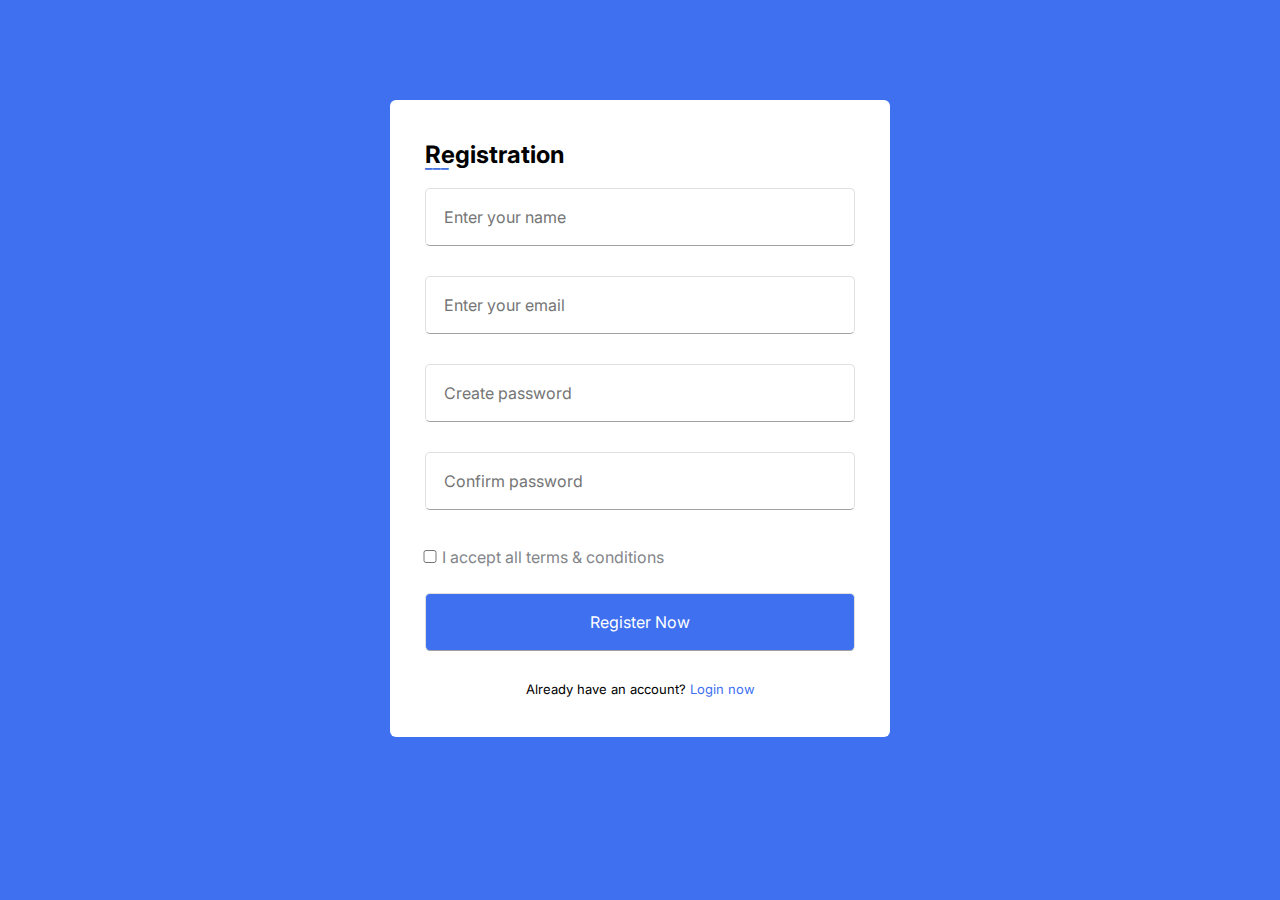
<file: index.html>
<!DOCTYPE html>
<html >
<head>
    <link rel="preconnect" href="https://fonts.googleapis.com">
    <link rel="preconnect" href="https://fonts.gstatic.com" crossorigin>
    <link href="https://fonts.googleapis.com/css2?family=Inter:wght@100..900&family=Poppins:wght@400;700&display=swap"  rel="stylesheet">
    <link rel="stylesheet" href="./main.css">
    <title>Task2</title>
</head>
<body>
    <div class="form_container">

     <p class="p1">Registration</p>
     <p class="p2">___</p>
     <form>
        <input type="text" placeholder="Enter your name">
        <input type="email" placeholder="Enter your email">
        <input type="password" placeholder="Create password">
        <input type="password" placeholder="Confirm password">
        <input type="checkbox" id="ChBox" class="chbox"> 
        <label for="chbox"> I accept all terms & conditions</label>
        
        
        <input type="submit" value="Register Now" class="SbmBtn">
        
        
    </form>
    
    <div class="Span_cls"> 
        
        <span>Already have an account?</span>
        <span class="spn1">Login now</span>
    
    
    </div>
    


        
    </div>

</body>
</html>
</file>
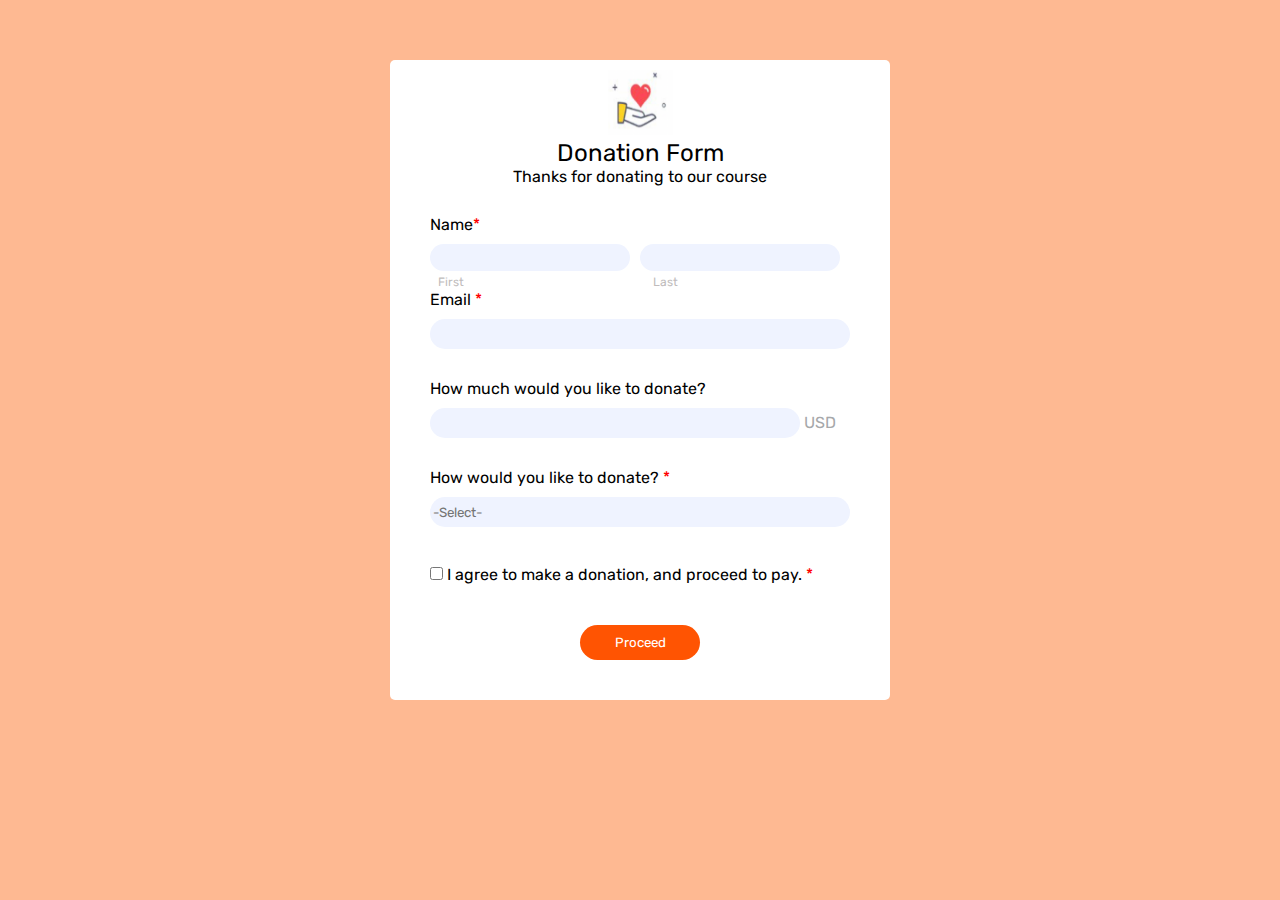
<file: index2.html>
<!DOCTYPE html>
<html >
<head>
    <link rel="preconnect" href="https://fonts.googleapis.com">
    <link rel="preconnect" href="https://fonts.gstatic.com" crossorigin>
    <link href="https://fonts.googleapis.com/css2?family=Inter:wght@100..900&family=Poppins:wght@400;700&family=Rubik:ital,wght@0,300..900;1,300..900&display=swap" rel="stylesheet">
    <link rel="stylesheet" href="./main2.css">  
    <title>Task2</title>
</head>
<body>
  <div class="main">
    <div class="header">
        <img src="./image/Screenshot 2024-05-22 at 16.06.36.png" class="img1" alt="">
        <p class="p1">Donation Form</p>
        <p class="p2">Thanks for donating to our course</p>
    </div>
    <div class="body">
        <p>Name<span class="ulduz">*</span> </p>
        <div class="name">
            <input type="text" class="input1">
            <span> First</span>
        </div>
        <div class="Last_name">
            <input type="text" class="input1">
            <span>Last</span>
        </div>    
            
        <form class="form_container">
            <span>Email</span> <span class="ulduz">*</span>
            <input type="email" class="mail">
            <div>
            <span>How much would you like to donate?</span> 
            <input type="number" class="number"> <span style="color: rgb(166, 168, 170);">USD</span>
        </div>
            <span>How would you like to donate?</span> <span class="ulduz">*</span>
            <input type="text" class="select" placeholder=" -Select-">
            <input type="checkbox" id="ChBox">
            <label > I agree to make a donation, and proceed to pay.</label> <span class="ulduz">*</span>
            <input type="submit" class="SbmBtn" value="Proceed">

        </form>
    </div>
  </div>

</body>
</html>
</file>
<file: main.css>
* {
    box-sizing: border-box;
    font-family: "Inter", sans-serif;

}
body{
    background-color: #3e70f0;
}

.form_container {
    width: 500px;
    margin: 100px auto ;
    border-radius: 6px;
    background-color: #fff;
    padding: 40px 35px;
}



.p1{
    margin: 0px;
    font-size: 24px;
    font-weight: bold;
    
   
    
}
.p2{
    margin-top:  -17px;
    font-weight: bold;
    
   
    color: #4574e1;
} 

.form_container input{
    width: 100%;
    display: block;
    margin-bottom: 30px;
    padding: 18px ;
    border: 1px solid #e0e0e0 ;
    border-radius: 5px;
    border-bottom-color: #a2a2a2;
    font-size: 16px;
    

}
#ChBox{
    display: inline ;
    
    margin-inline-start: -210px;
    margin-top: 10px;
}
label {
    display: inline;
    font-size: 16px;
    padding: 0;
    margin-inline-start: -210px;
    margin-bottom: 100px;
    color: #84868a;
  
    }
    .SbmBtn{
        background-color: #3e70f0;
        color: #fff;
        font-size: 16px;
    }
    .Span_cls{
        text-align: center;
        font-size: 13px;
    }
    .spn1{
        color: #3e70f0;
    }
</file>
<file: main2.css>
*{
    box-sizing: border-box;
    margin: 0;
    padding: 0;
    font-family: "Rubik", sans-serif;; 
    border: none;
}
body{
    background-color: #feb992;
}

.main{
    
    width: 500px;
    height: 640px;
    
    margin: 60px auto 0;
    background-color: #fff;
    border-radius: 5px;
    
}
.header{
    margin: 0 auto;
    padding: 10px;
    width: 420px;
    height: 135px; 
    
    text-align: center;
    background-color: #fff;

}
.img1{
    width: 65px;
    height: 65px;
}
.p1{
    font-weight: 400;
    font-size: 24px;
}
.body{
    margin: 20px auto;
    width: 420px;
    
    padding:0;
    

}
    
.ulduz{
    color: red;
}
.name{
    width: 420px;
    height: 50px;
    text-align: left;
    
    
}
.input1{
    
    width: 200px;
    height: 27px;
    border-radius: 20px;
    margin-right: 7px;
    background-color: #eff3ff;
}
.form_container input{
   
    display: block;
    margin-bottom: 30px;
    
    border: 1.5px solid #bababa;
    border-radius: 20px;
    background-color: #eff3ff;
    border: none;
    
}
#ChBox{
    display: inline ;
    
    
    margin-top: 10px;
}
.mail{
    
    width: 100%;
    height: 30px;
}
.number{
    width: 370px;
    height: 30px; 
    display: inline !important;
    border-radius: 20px;
}
.select{
    width: 100%;
    height: 30px;  
}
.SbmBtn{
    width: 120px;
    height: 35px;
    color: #fff;
    background-color: #ff5402 !important;
    display: block;
    margin: 15px auto;
    
    
}
input{
    margin-top:10px ;
}
.name input{
    display: block;
}
.Last_name input{
    display: block;
}
.name{
    width: 49%;
    display: inline-block;
}
.Last_name{
    display: inline-block;
}
.name span {
    margin-left: 8px;
    font-size: 12px;
    color: #c0bcbc;

}
.Last_name span{
    margin-left: 13px;
    font-size: 12px;
    color: #c0bcbc;
}
</file>
